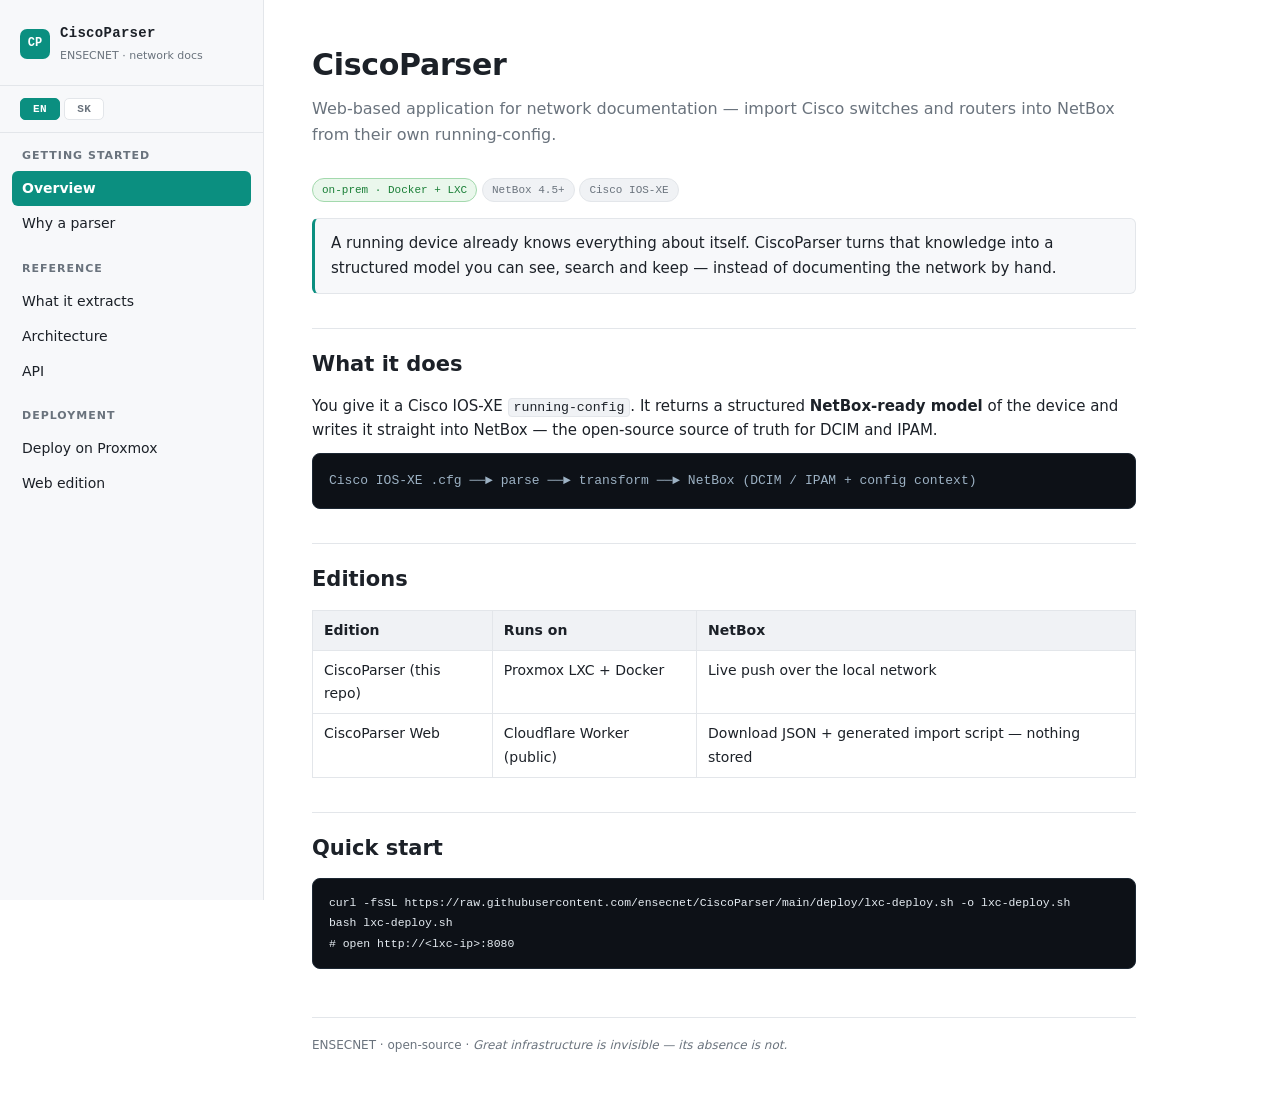
<file: docs/index.html>
<!DOCTYPE html><html lang="en"><head>
<meta charset="utf-8"><meta name="viewport" content="width=device-width, initial-scale=1">
<title>Overview · ENSECNET CiscoParser</title>
<link rel="stylesheet" href="assets/style.css">
<script src="assets/i18n.js"></script>
</head>
<body data-root="" data-page="index.html">
<div class="layout">
<aside class="sidebar">
<div class="brand"><span class="dot">CP</span><div><b>CiscoParser</b><span>ENSECNET · network docs</span></div></div>
<div class="lang-switch"></div>
<nav class="nav"></nav></aside>
<main class="content">
<div data-lang="en">
<h1>CiscoParser</h1>
<p class="sub">Web-based application for network documentation — import Cisco switches and routers into NetBox from their own running-config.</p>
<span class="badge ok">on-prem · Docker + LXC</span> <span class="badge">NetBox 4.5+</span> <span class="badge">Cisco IOS-XE</span>
<div class="callout">A running device already knows everything about itself. CiscoParser turns that knowledge into a structured model you can see, search and keep — instead of documenting the network by hand.</div>
<h2>What it does</h2>
<p>You give it a Cisco IOS-XE <code>running-config</code>. It returns a structured <strong>NetBox-ready model</strong> of the device and writes it straight into NetBox — the open-source source of truth for DCIM and IPAM.</p>
<div class="flow">Cisco IOS-XE .cfg ──► parse ──► transform ──► NetBox (DCIM / IPAM + config context)</div>
<h2>Editions</h2>
<table><tr><th>Edition</th><th>Runs on</th><th>NetBox</th></tr>
<tr><td>CiscoParser (this repo)</td><td>Proxmox LXC + Docker</td><td>Live push over the local network</td></tr>
<tr><td>CiscoParser Web</td><td>Cloudflare Worker (public)</td><td>Download JSON + generated import script — nothing stored</td></tr></table>
<h2>Quick start</h2>
<pre><code>curl -fsSL https://raw.githubusercontent.com/ensecnet/CiscoParser/main/deploy/lxc-deploy.sh -o lxc-deploy.sh
bash lxc-deploy.sh
# open http://&lt;lxc-ip&gt;:8080</code></pre>
</div>
<div data-lang="sk">
<h1>CiscoParser</h1>
<p class="sub">Webová aplikácia na dokumentáciu siete — import Cisco switchov a routrov do NetBoxu priamo z ich running-configu.</p>
<span class="badge ok">on-prem · Docker + LXC</span> <span class="badge">NetBox 4.5+</span> <span class="badge">Cisco IOS-XE</span>
<div class="callout">Bežiace zariadenie už o sebe vie všetko. CiscoParser premení túto znalosť na štruktúrovaný model, ktorý vidíš, prehľadávaš a uchováš — namiesto ručného dokumentovania siete.</div>
<h2>Čo robí</h2>
<p>Dáš mu Cisco IOS-XE <code>running-config</code>. Vráti štruktúrovaný <strong>model pripravený pre NetBox</strong> a zapíše ho priamo do NetBoxu — open-source zdroja pravdy pre DCIM a IPAM.</p>
<div class="flow">Cisco IOS-XE .cfg ──► parse ──► transform ──► NetBox (DCIM / IPAM + config context)</div>
<h2>Edície</h2>
<table><tr><th>Edícia</th><th>Beží na</th><th>NetBox</th></tr>
<tr><td>CiscoParser (toto repo)</td><td>Proxmox LXC + Docker</td><td>Živý push cez lokálnu sieť</td></tr>
<tr><td>CiscoParser Web</td><td>Cloudflare Worker (verejný)</td><td>Stiahnutie JSON + vygenerovaný import skript — nič sa neukladá</td></tr></table>
<h2>Rýchly štart</h2>
<pre><code>curl -fsSL https://raw.githubusercontent.com/ensecnet/CiscoParser/main/deploy/lxc-deploy.sh -o lxc-deploy.sh
bash lxc-deploy.sh
# otvor http://&lt;lxc-ip&gt;:8080</code></pre>
</div>
<footer data-i18n="footer">ENSECNET · open-source · <em>Great infrastructure is invisible — its absence is not.</em></footer>
</main></div>
<script src="assets/nav.js"></script>
</body></html>
</file>
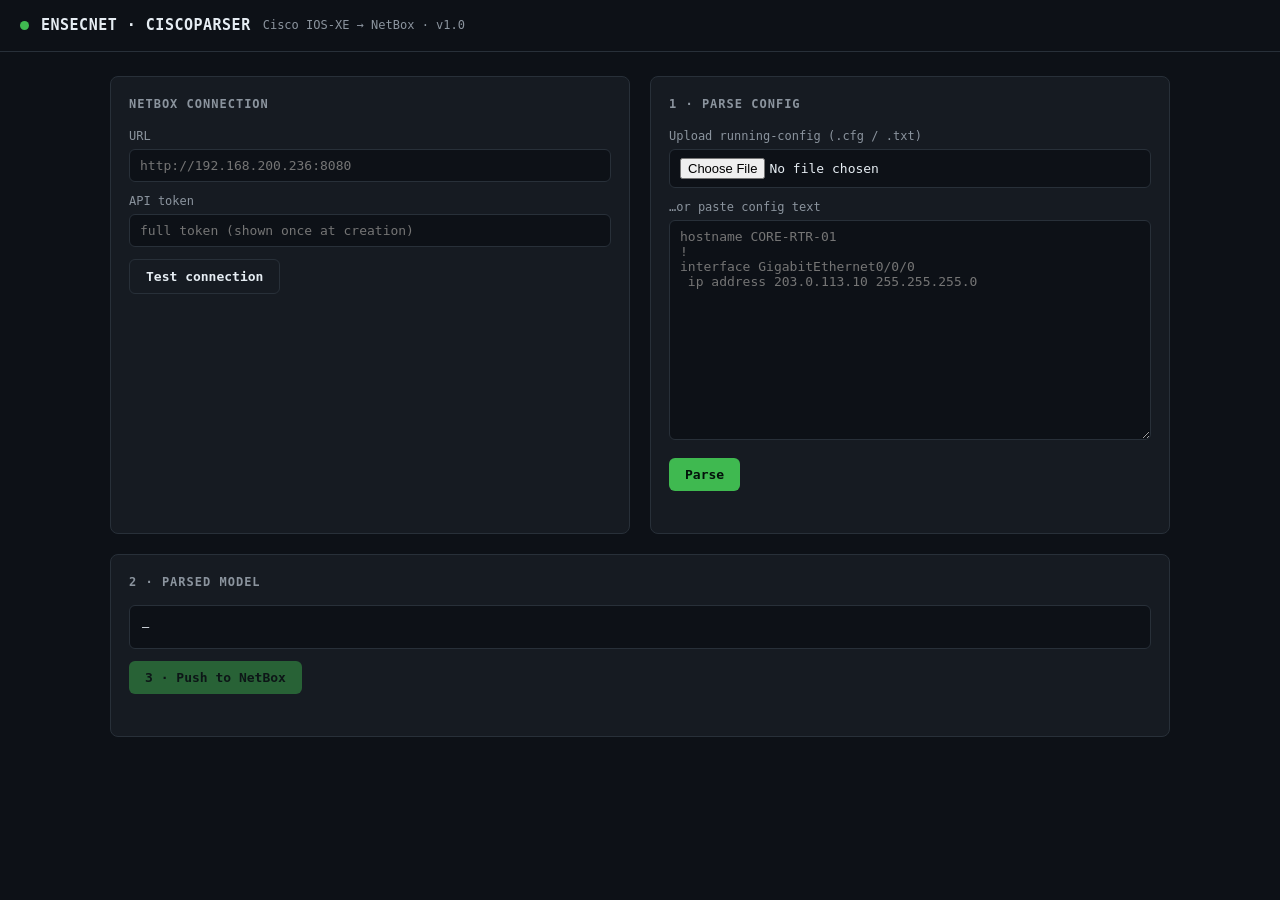
<file: frontend/src/index.html>
<!DOCTYPE html>
<html lang="en">
<head>
<meta charset="utf-8">
<meta name="viewport" content="width=device-width, initial-scale=1">
<title>ENSECNET CiscoParser</title>
<style>
  :root{
    --bg:#0d1117; --panel:#161b22; --line:#283039;
    --ink:#e6edf3; --muted:#8b949e; --accent:#3fb950; --warn:#d29922;
    --err:#f85149; --mono:"JetBrains Mono",ui-monospace,SFMono-Regular,Menlo,monospace;
  }
  *{box-sizing:border-box}
  body{margin:0;background:var(--bg);color:var(--ink);font-family:var(--mono);
    font-size:14px;line-height:1.5}
  header{border-bottom:1px solid var(--line);padding:14px 20px;display:flex;
    align-items:center;gap:12px}
  header .dot{width:9px;height:9px;border-radius:50%;background:var(--accent)}
  header h1{font-size:15px;margin:0;letter-spacing:.5px;font-weight:600}
  header .ver{color:var(--muted);font-size:12px}
  main{max-width:1100px;margin:0 auto;padding:24px 20px;display:grid;
    grid-template-columns:1fr 1fr;gap:20px}
  .full{grid-column:1/-1}
  .card{background:var(--panel);border:1px solid var(--line);border-radius:8px;
    padding:18px}
  .card h2{font-size:12px;text-transform:uppercase;letter-spacing:1px;
    color:var(--muted);margin:0 0 14px;font-weight:600}
  label{display:block;font-size:12px;color:var(--muted);margin:10px 0 4px}
  input,textarea{width:100%;background:var(--bg);border:1px solid var(--line);
    color:var(--ink);border-radius:6px;padding:8px 10px;font-family:var(--mono);
    font-size:13px}
  textarea{min-height:220px;resize:vertical}
  button{background:var(--accent);color:#03110a;border:0;border-radius:6px;
    padding:9px 16px;font-family:var(--mono);font-weight:600;font-size:13px;
    cursor:pointer;margin-top:12px}
  button.ghost{background:transparent;color:var(--ink);border:1px solid var(--line)}
  button:disabled{opacity:.45;cursor:not-allowed}
  .row{display:flex;gap:10px;flex-wrap:wrap}
  .row>*{flex:1;min-width:120px}
  pre{background:var(--bg);border:1px solid var(--line);border-radius:6px;
    padding:12px;overflow:auto;font-size:12px;max-height:380px;margin:0}
  .status{font-size:12px;margin-top:8px;min-height:16px}
  .ok{color:var(--accent)} .bad{color:var(--err)} .pending{color:var(--warn)}
  .kpi{display:flex;gap:18px;margin-top:10px;flex-wrap:wrap}
  .kpi div{background:var(--bg);border:1px solid var(--line);border-radius:6px;
    padding:8px 12px;min-width:80px}
  .kpi b{display:block;font-size:18px;color:var(--accent)}
  .kpi span{font-size:11px;color:var(--muted)}
  a{color:var(--accent)}
  @media(max-width:780px){main{grid-template-columns:1fr}}
</style>
</head>
<body>
<header>
  <span class="dot"></span>
  <h1>ENSECNET&nbsp;·&nbsp;CISCOPARSER</h1>
  <span class="ver">Cisco IOS-XE → NetBox · v1.0</span>
</header>

<main>
  <!-- NetBox connection -->
  <section class="card">
    <h2>NetBox connection</h2>
    <label>URL</label>
    <input id="nbUrl" placeholder="http://192.168.200.236:8080">
    <label>API token</label>
    <input id="nbToken" type="password" placeholder="full token (shown once at creation)">
    <button class="ghost" onclick="testConn()">Test connection</button>
    <div class="status" id="connStatus"></div>
  </section>

  <!-- Parse -->
  <section class="card">
    <h2>1 · Parse config</h2>
    <label>Upload running-config (.cfg / .txt)</label>
    <input type="file" id="cfgFile" accept=".cfg,.txt,.conf">
    <label>…or paste config text</label>
    <textarea id="cfgText" placeholder="hostname CORE-RTR-01&#10;!&#10;interface GigabitEthernet0/0/0&#10; ip address 203.0.113.10 255.255.255.0"></textarea>
    <button onclick="parseConfig()">Parse</button>
    <div class="status" id="parseStatus"></div>
  </section>

  <!-- Parsed model -->
  <section class="card full">
    <h2>2 · Parsed model</h2>
    <div class="kpi" id="kpi" style="display:none">
      <div><b id="kIf">0</b><span>interfaces</span></div>
      <div><b id="kVlan">0</b><span>vlans</span></div>
      <div><b id="kVrf">0</b><span>vrfs</span></div>
      <div><b id="kCtx">0</b><span>context blocks</span></div>
    </div>
    <pre id="modelOut">—</pre>
    <button id="pushBtn" onclick="pushNetbox()" disabled>3 · Push to NetBox</button>
    <div class="status" id="pushStatus"></div>
  </section>
</main>

<script>
const API = "/api";
let model = null;

function setStatus(id, msg, cls){
  const el = document.getElementById(id);
  el.textContent = msg; el.className = "status " + (cls||"");
}

async function testConn(){
  const url = nbUrl.value.trim(), token = nbToken.value.trim();
  setStatus("connStatus","testing…","pending");
  try{
    const r = await fetch(`${API}/test-connection`,{method:"POST",
      headers:{"Content-Type":"application/json"},
      body:JSON.stringify({url,token})});
    const d = await r.json();
    if(r.ok) setStatus("connStatus",`connected · NetBox ${d.netbox_version}`,"ok");
    else setStatus("connStatus",d.detail||"failed","bad");
  }catch(e){ setStatus("connStatus",String(e),"bad"); }
}

async function parseConfig(){
  setStatus("parseStatus","parsing…","pending");
  try{
    let r;
    const f = cfgFile.files[0];
    if(f){
      const fd = new FormData(); fd.append("file", f);
      r = await fetch(`${API}/parse`,{method:"POST",body:fd});
    } else {
      const text = cfgText.value;
      if(!text.trim()){ setStatus("parseStatus","provide a file or text","bad"); return; }
      r = await fetch(`${API}/parse-text`,{method:"POST",
        headers:{"Content-Type":"application/json"},
        body:JSON.stringify({config:text})});
    }
    model = await r.json();
    if(!r.ok){ setStatus("parseStatus",model.detail||"parse failed","bad"); return; }
    renderModel();
    setStatus("parseStatus",`parsed: ${model.name}`,"ok");
    pushBtn.disabled = false;
  }catch(e){ setStatus("parseStatus",String(e),"bad"); }
}

function renderModel(){
  modelOut.textContent = JSON.stringify(model,null,2);
  kpi.style.display="flex";
  kIf.textContent = (model.interfaces||[]).length;
  kVlan.textContent = (model.vlans||[]).length;
  kVrf.textContent = (model.vrfs||[]).length;
  kCtx.textContent = Object.keys(model.config_context||{}).length;
}

async function pushNetbox(){
  if(!model){ return; }
  const url = nbUrl.value.trim(), token = nbToken.value.trim();
  if(!url||!token){ setStatus("pushStatus","set NetBox URL + token first","bad"); return; }
  setStatus("pushStatus","pushing…","pending");
  try{
    const r = await fetch(`${API}/push`,{method:"POST",
      headers:{"Content-Type":"application/json"},
      body:JSON.stringify({model,url,token})});
    const d = await r.json();
    if(r.ok){
      pushStatus.innerHTML = `pushed · device <b>${d.device}</b> · ` +
        `${d.interfaces} if / ${d.vlans} vlan / ${d.vrfs} vrf · ` +
        `<a href="${d.url}" target="_blank">open in NetBox</a>`;
      pushStatus.className = "status ok";
    } else setStatus("pushStatus",d.detail||"push failed","bad");
  }catch(e){ setStatus("pushStatus",String(e),"bad"); }
}
</script>
</body>
</html>
</file>
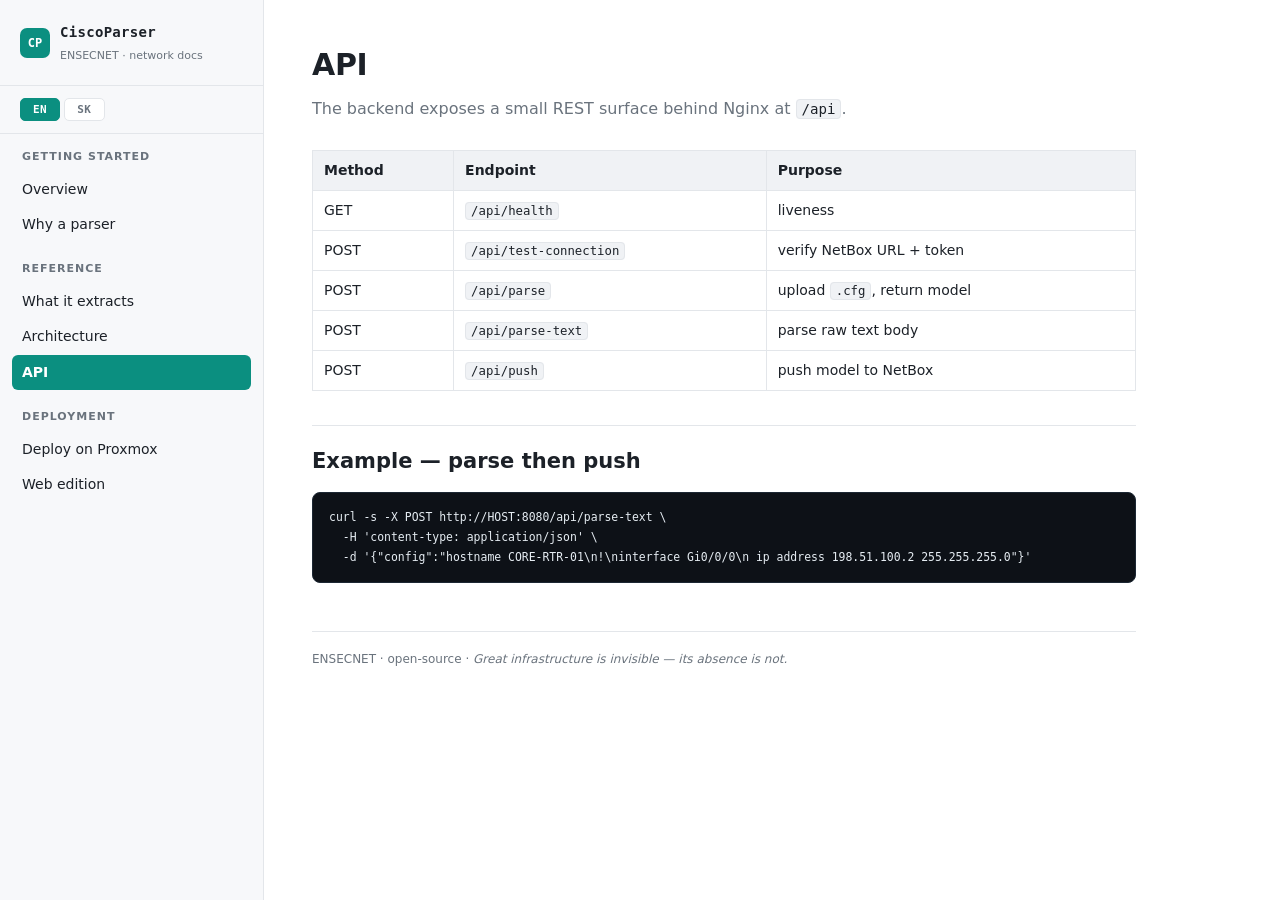
<file: docs/pages/api.html>
<!DOCTYPE html><html lang="en"><head>
<meta charset="utf-8"><meta name="viewport" content="width=device-width, initial-scale=1">
<title>API · ENSECNET CiscoParser</title>
<link rel="stylesheet" href="../assets/style.css">
<script src="../assets/i18n.js"></script>
</head>
<body data-root="../" data-page="pages/api.html">
<div class="layout">
<aside class="sidebar">
<div class="brand"><span class="dot">CP</span><div><b>CiscoParser</b><span>ENSECNET · network docs</span></div></div>
<div class="lang-switch"></div>
<nav class="nav"></nav></aside>
<main class="content">
<div data-lang="en">
<h1>API</h1>
<p class="sub">The backend exposes a small REST surface behind Nginx at <code>/api</code>.</p>
<table><tr><th>Method</th><th>Endpoint</th><th>Purpose</th></tr>
<tr><td>GET</td><td><code>/api/health</code></td><td>liveness</td></tr>
<tr><td>POST</td><td><code>/api/test-connection</code></td><td>verify NetBox URL + token</td></tr>
<tr><td>POST</td><td><code>/api/parse</code></td><td>upload <code>.cfg</code>, return model</td></tr>
<tr><td>POST</td><td><code>/api/parse-text</code></td><td>parse raw text body</td></tr>
<tr><td>POST</td><td><code>/api/push</code></td><td>push model to NetBox</td></tr></table>
<h2>Example — parse then push</h2>
<pre><code>curl -s -X POST http://HOST:8080/api/parse-text \
  -H 'content-type: application/json' \
  -d '{"config":"hostname CORE-RTR-01\n!\ninterface Gi0/0/0\n ip address 198.51.100.2 255.255.255.0"}'</code></pre>
</div>
<div data-lang="sk">
<h1>API</h1>
<p class="sub">Backend vystavuje malé REST rozhranie za Nginxom na <code>/api</code>.</p>
<table><tr><th>Metóda</th><th>Endpoint</th><th>Účel</th></tr>
<tr><td>GET</td><td><code>/api/health</code></td><td>liveness</td></tr>
<tr><td>POST</td><td><code>/api/test-connection</code></td><td>overenie NetBox URL + token</td></tr>
<tr><td>POST</td><td><code>/api/parse</code></td><td>upload <code>.cfg</code>, vráti model</td></tr>
<tr><td>POST</td><td><code>/api/parse-text</code></td><td>parsovanie surového textu</td></tr>
<tr><td>POST</td><td><code>/api/push</code></td><td>push modelu do NetBoxu</td></tr></table>
<h2>Príklad — parse a push</h2>
<pre><code>curl -s -X POST http://HOST:8080/api/parse-text \
  -H 'content-type: application/json' \
  -d '{"config":"hostname CORE-RTR-01\n!\ninterface Gi0/0/0\n ip address 198.51.100.2 255.255.255.0"}'</code></pre>
</div>
<footer data-i18n="footer">ENSECNET · open-source · <em>Great infrastructure is invisible — its absence is not.</em></footer>
</main></div>
<script src="../assets/nav.js"></script>
</body></html>
</file>
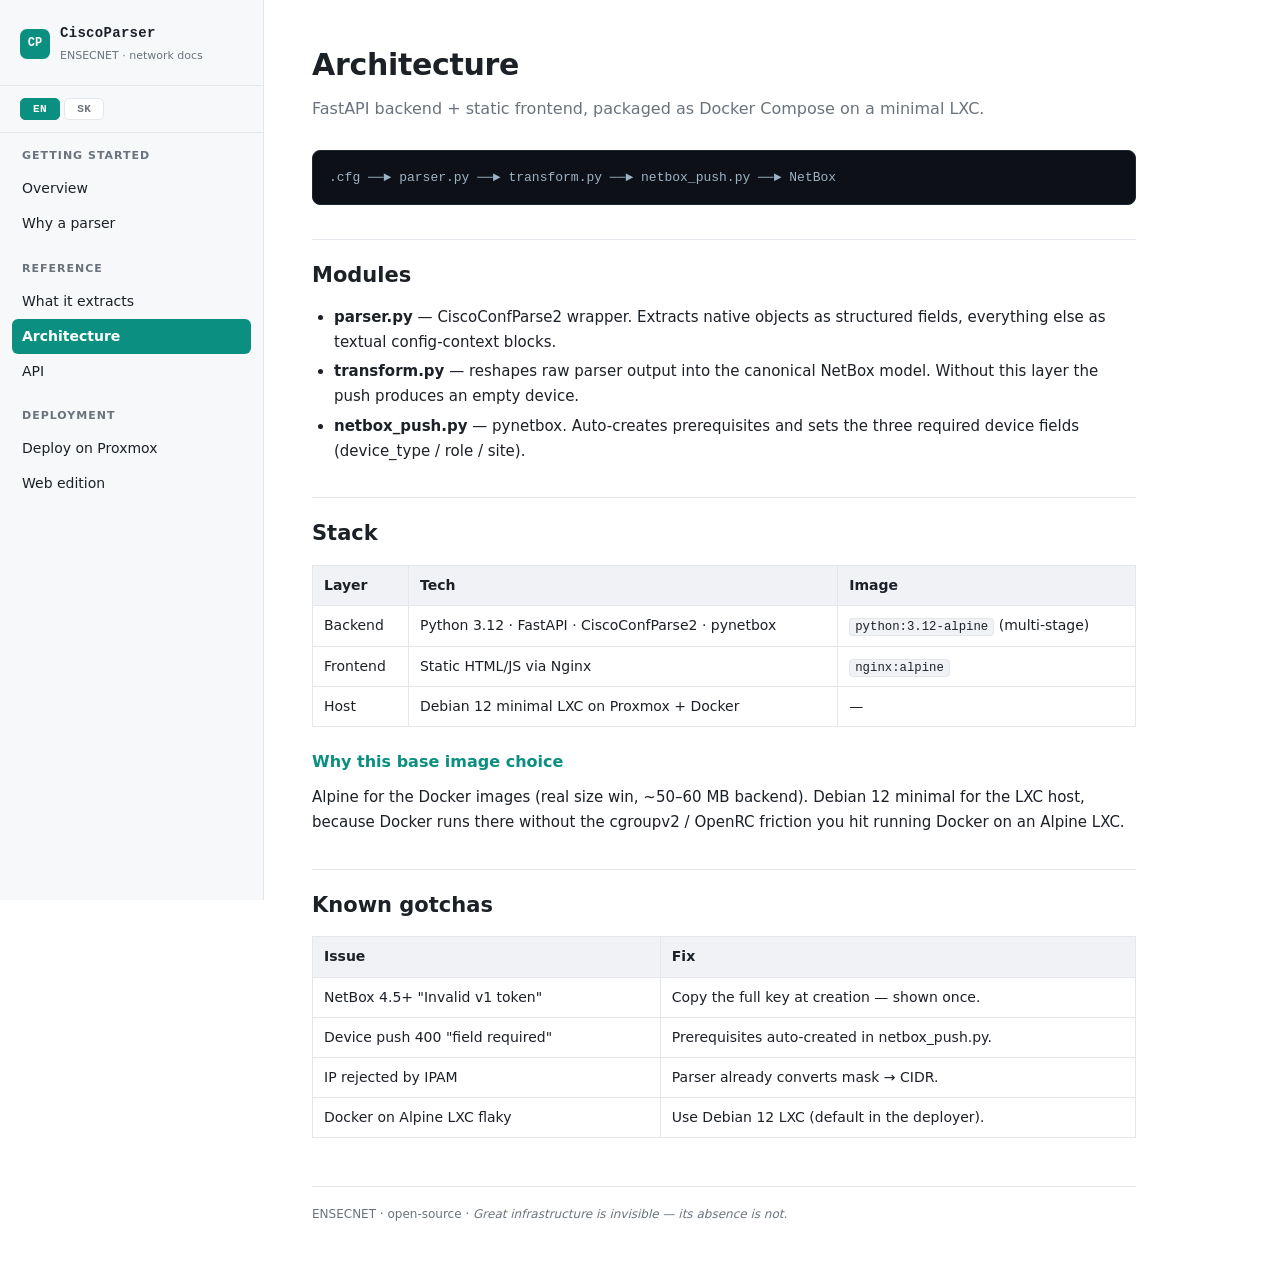
<file: docs/pages/architecture.html>
<!DOCTYPE html><html lang="en"><head>
<meta charset="utf-8"><meta name="viewport" content="width=device-width, initial-scale=1">
<title>Architecture · ENSECNET CiscoParser</title>
<link rel="stylesheet" href="../assets/style.css">
<script src="../assets/i18n.js"></script>
</head>
<body data-root="../" data-page="pages/architecture.html">
<div class="layout">
<aside class="sidebar">
<div class="brand"><span class="dot">CP</span><div><b>CiscoParser</b><span>ENSECNET · network docs</span></div></div>
<div class="lang-switch"></div>
<nav class="nav"></nav></aside>
<main class="content">
<div data-lang="en">
<h1>Architecture</h1>
<p class="sub">FastAPI backend + static frontend, packaged as Docker Compose on a minimal LXC.</p>
<div class="flow">.cfg ──► parser.py ──► transform.py ──► netbox_push.py ──► NetBox</div>
<h2>Modules</h2>
<ul>
<li><strong>parser.py</strong> — CiscoConfParse2 wrapper. Extracts native objects as structured fields, everything else as textual config-context blocks.</li>
<li><strong>transform.py</strong> — reshapes raw parser output into the canonical NetBox model. Without this layer the push produces an empty device.</li>
<li><strong>netbox_push.py</strong> — pynetbox. Auto-creates prerequisites and sets the three required device fields (device_type / role / site).</li>
</ul>
<h2>Stack</h2>
<table><tr><th>Layer</th><th>Tech</th><th>Image</th></tr>
<tr><td>Backend</td><td>Python 3.12 · FastAPI · CiscoConfParse2 · pynetbox</td><td><code>python:3.12-alpine</code> (multi-stage)</td></tr>
<tr><td>Frontend</td><td>Static HTML/JS via Nginx</td><td><code>nginx:alpine</code></td></tr>
<tr><td>Host</td><td>Debian 12 minimal LXC on Proxmox + Docker</td><td>—</td></tr></table>
<h3>Why this base image choice</h3>
<p>Alpine for the Docker images (real size win, ~50–60 MB backend). Debian 12 minimal for the LXC host, because Docker runs there without the cgroupv2 / OpenRC friction you hit running Docker on an Alpine LXC.</p>
<h2>Known gotchas</h2>
<table><tr><th>Issue</th><th>Fix</th></tr>
<tr><td>NetBox 4.5+ "Invalid v1 token"</td><td>Copy the full key at creation — shown once.</td></tr>
<tr><td>Device push 400 "field required"</td><td>Prerequisites auto-created in netbox_push.py.</td></tr>
<tr><td>IP rejected by IPAM</td><td>Parser already converts mask → CIDR.</td></tr>
<tr><td>Docker on Alpine LXC flaky</td><td>Use Debian 12 LXC (default in the deployer).</td></tr></table>
</div>
<div data-lang="sk">
<h1>Architektúra</h1>
<p class="sub">FastAPI backend + statický frontend, zabalené ako Docker Compose na minimálnom LXC.</p>
<div class="flow">.cfg ──► parser.py ──► transform.py ──► netbox_push.py ──► NetBox</div>
<h2>Moduly</h2>
<ul>
<li><strong>parser.py</strong> — wrapper nad CiscoConfParse2. Extrahuje natívne objekty ako štruktúrované polia, všetko ostatné ako textové config-context bloky.</li>
<li><strong>transform.py</strong> — pretvorí surový výstup parsera na kanonický NetBox model. Bez tejto vrstvy push vytvorí prázdne zariadenie.</li>
<li><strong>netbox_push.py</strong> — pynetbox. Automaticky vytvorí prerekvizity a nastaví tri povinné polia zariadenia (device_type / role / site).</li>
</ul>
<h2>Stack</h2>
<table><tr><th>Vrstva</th><th>Technológia</th><th>Image</th></tr>
<tr><td>Backend</td><td>Python 3.12 · FastAPI · CiscoConfParse2 · pynetbox</td><td><code>python:3.12-alpine</code> (multi-stage)</td></tr>
<tr><td>Frontend</td><td>Statické HTML/JS cez Nginx</td><td><code>nginx:alpine</code></td></tr>
<tr><td>Host</td><td>Debian 12 minimal LXC na Proxmoxe + Docker</td><td>—</td></tr></table>
<h3>Prečo tieto base image</h3>
<p>Alpine pre Docker images (reálna úspora veľkosti, ~50–60 MB backend). Debian 12 minimal pre LXC host, lebo Docker tam beží bez trenia s cgroupv2 / OpenRC, na ktoré naďabíš pri Dockeri na Alpine LXC.</p>
<h2>Známe úskalia</h2>
<table><tr><th>Problém</th><th>Riešenie</th></tr>
<tr><td>NetBox 4.5+ "Invalid v1 token"</td><td>Skopíruj plný kľúč pri vytvorení — zobrazí sa raz.</td></tr>
<tr><td>Push zariadenia 400 "field required"</td><td>Prerekvizity sa vytvoria automaticky v netbox_push.py.</td></tr>
<tr><td>IP odmietnutá IPAM-om</td><td>Parser už konvertuje masku → CIDR.</td></tr>
<tr><td>Docker na Alpine LXC zlobí</td><td>Použi Debian 12 LXC (default v deployeri).</td></tr></table>
</div>
<footer data-i18n="footer">ENSECNET · open-source · <em>Great infrastructure is invisible — its absence is not.</em></footer>
</main></div>
<script src="../assets/nav.js"></script>
</body></html>
</file>
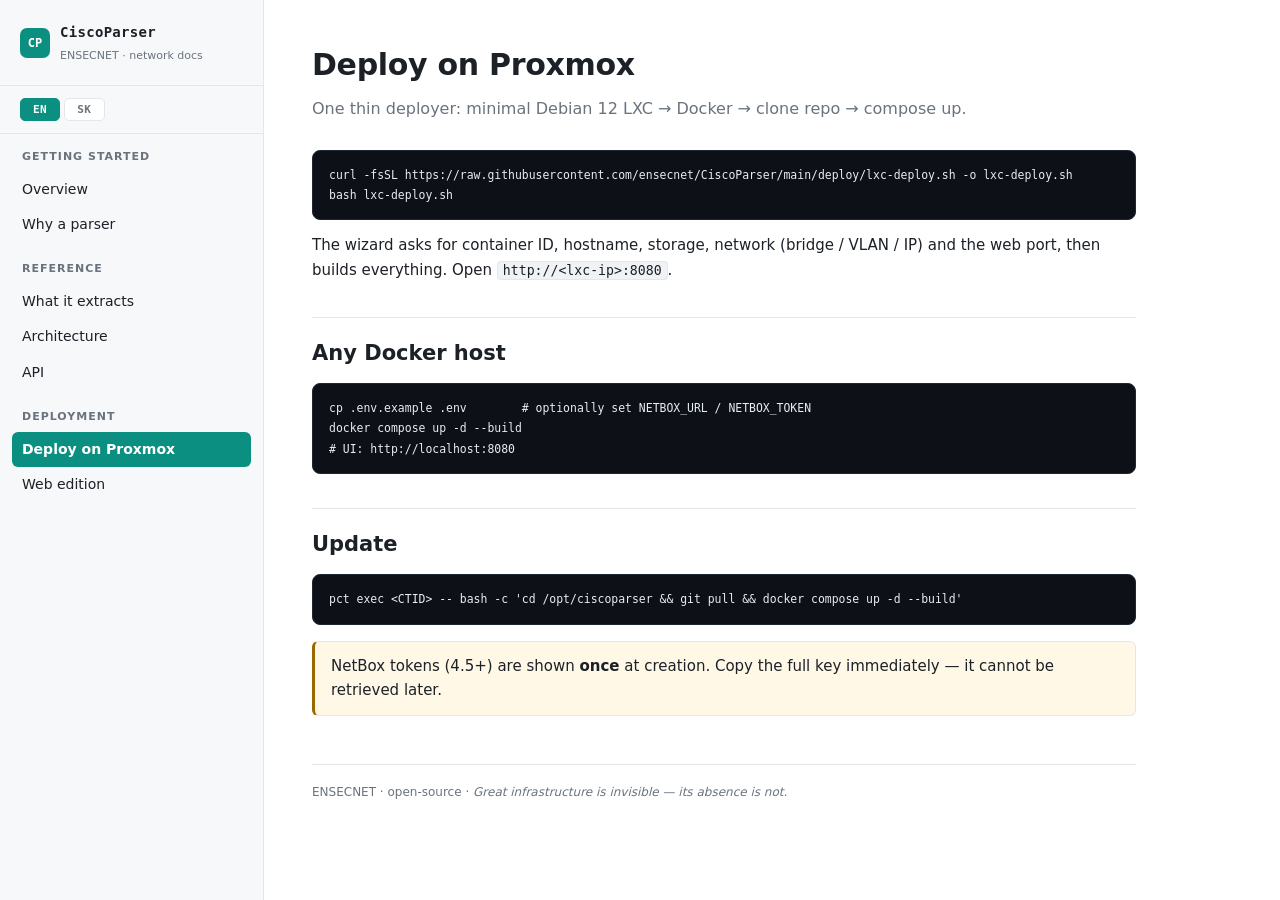
<file: docs/pages/deploy.html>
<!DOCTYPE html><html lang="en"><head>
<meta charset="utf-8"><meta name="viewport" content="width=device-width, initial-scale=1">
<title>Deploy on Proxmox · ENSECNET CiscoParser</title>
<link rel="stylesheet" href="../assets/style.css">
<script src="../assets/i18n.js"></script>
</head>
<body data-root="../" data-page="pages/deploy.html">
<div class="layout">
<aside class="sidebar">
<div class="brand"><span class="dot">CP</span><div><b>CiscoParser</b><span>ENSECNET · network docs</span></div></div>
<div class="lang-switch"></div>
<nav class="nav"></nav></aside>
<main class="content">
<div data-lang="en">
<h1>Deploy on Proxmox</h1>
<p class="sub">One thin deployer: minimal Debian 12 LXC → Docker → clone repo → compose up.</p>
<pre><code>curl -fsSL https://raw.githubusercontent.com/ensecnet/CiscoParser/main/deploy/lxc-deploy.sh -o lxc-deploy.sh
bash lxc-deploy.sh</code></pre>
<p>The wizard asks for container ID, hostname, storage, network (bridge / VLAN / IP) and the web port, then builds everything. Open <code>http://&lt;lxc-ip&gt;:8080</code>.</p>
<h2>Any Docker host</h2>
<pre><code>cp .env.example .env        # optionally set NETBOX_URL / NETBOX_TOKEN
docker compose up -d --build
# UI: http://localhost:8080</code></pre>
<h2>Update</h2>
<pre><code>pct exec &lt;CTID&gt; -- bash -c 'cd /opt/ciscoparser &amp;&amp; git pull &amp;&amp; docker compose up -d --build'</code></pre>
<div class="callout warn">NetBox tokens (4.5+) are shown <strong>once</strong> at creation. Copy the full key immediately — it cannot be retrieved later.</div>
</div>
<div data-lang="sk">
<h1>Nasadenie na Proxmox</h1>
<p class="sub">Jeden tenký deployer: minimal Debian 12 LXC → Docker → clone repo → compose up.</p>
<pre><code>curl -fsSL https://raw.githubusercontent.com/ensecnet/CiscoParser/main/deploy/lxc-deploy.sh -o lxc-deploy.sh
bash lxc-deploy.sh</code></pre>
<p>Sprievodca sa spýta na container ID, hostname, úložisko, sieť (bridge / VLAN / IP) a web port, potom všetko postaví. Otvor <code>http://&lt;lxc-ip&gt;:8080</code>.</p>
<h2>Ľubovoľný Docker host</h2>
<pre><code>cp .env.example .env        # voliteľne nastav NETBOX_URL / NETBOX_TOKEN
docker compose up -d --build
# UI: http://localhost:8080</code></pre>
<h2>Aktualizácia</h2>
<pre><code>pct exec &lt;CTID&gt; -- bash -c 'cd /opt/ciscoparser &amp;&amp; git pull &amp;&amp; docker compose up -d --build'</code></pre>
<div class="callout warn">NetBox tokeny (4.5+) sa pri vytvorení zobrazia <strong>raz</strong>. Skopíruj plný kľúč hneď — neskôr sa nedá získať.</div>
</div>
<footer data-i18n="footer">ENSECNET · open-source · <em>Great infrastructure is invisible — its absence is not.</em></footer>
</main></div>
<script src="../assets/nav.js"></script>
</body></html>
</file>
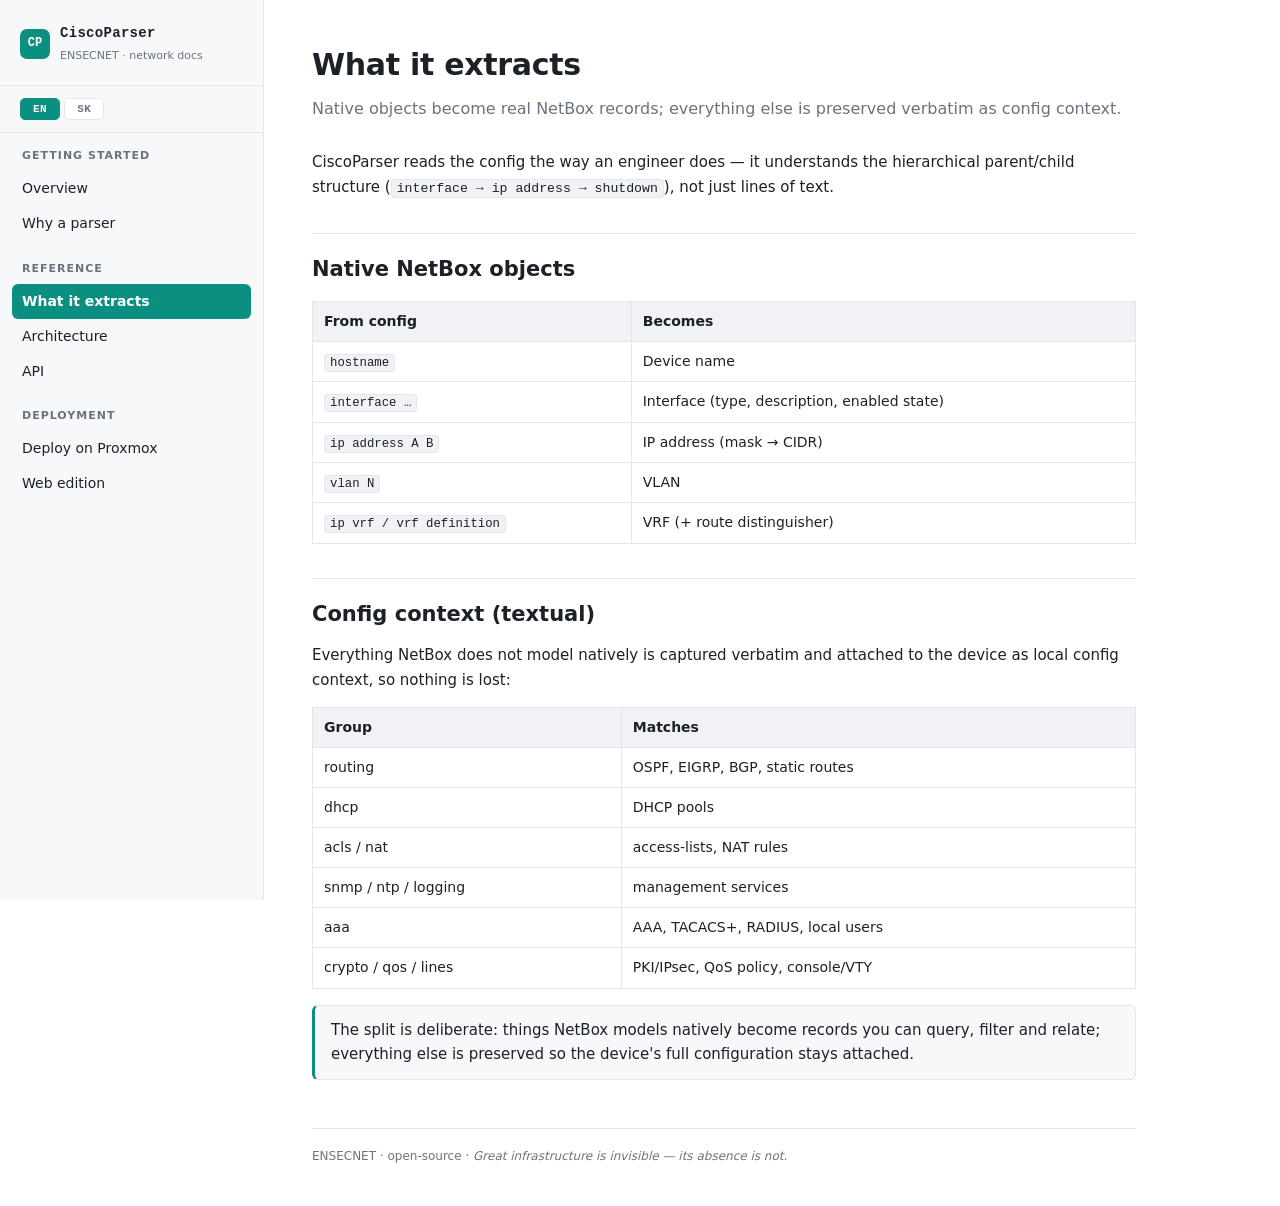
<file: docs/pages/extraction.html>
<!DOCTYPE html><html lang="en"><head>
<meta charset="utf-8"><meta name="viewport" content="width=device-width, initial-scale=1">
<title>What it extracts · ENSECNET CiscoParser</title>
<link rel="stylesheet" href="../assets/style.css">
<script src="../assets/i18n.js"></script>
</head>
<body data-root="../" data-page="pages/extraction.html">
<div class="layout">
<aside class="sidebar">
<div class="brand"><span class="dot">CP</span><div><b>CiscoParser</b><span>ENSECNET · network docs</span></div></div>
<div class="lang-switch"></div>
<nav class="nav"></nav></aside>
<main class="content">
<div data-lang="en">
<h1>What it extracts</h1>
<p class="sub">Native objects become real NetBox records; everything else is preserved verbatim as config context.</p>
<p>CiscoParser reads the config the way an engineer does — it understands the hierarchical parent/child structure (<code>interface → ip address → shutdown</code>), not just lines of text.</p>
<h2>Native NetBox objects</h2>
<table><tr><th>From config</th><th>Becomes</th></tr>
<tr><td><code>hostname</code></td><td>Device name</td></tr>
<tr><td><code>interface …</code></td><td>Interface (type, description, enabled state)</td></tr>
<tr><td><code>ip address A B</code></td><td>IP address (mask → CIDR)</td></tr>
<tr><td><code>vlan N</code></td><td>VLAN</td></tr>
<tr><td><code>ip vrf / vrf definition</code></td><td>VRF (+ route distinguisher)</td></tr></table>
<h2>Config context (textual)</h2>
<p>Everything NetBox does not model natively is captured verbatim and attached to the device as local config context, so nothing is lost:</p>
<table><tr><th>Group</th><th>Matches</th></tr>
<tr><td>routing</td><td>OSPF, EIGRP, BGP, static routes</td></tr>
<tr><td>dhcp</td><td>DHCP pools</td></tr>
<tr><td>acls / nat</td><td>access-lists, NAT rules</td></tr>
<tr><td>snmp / ntp / logging</td><td>management services</td></tr>
<tr><td>aaa</td><td>AAA, TACACS+, RADIUS, local users</td></tr>
<tr><td>crypto / qos / lines</td><td>PKI/IPsec, QoS policy, console/VTY</td></tr></table>
<div class="callout">The split is deliberate: things NetBox models natively become records you can query, filter and relate; everything else is preserved so the device's full configuration stays attached.</div>
</div>
<div data-lang="sk">
<h1>Čo extrahuje</h1>
<p class="sub">Natívne objekty sa stanú reálnymi NetBox záznamami; všetko ostatné sa zachová doslovne ako config context.</p>
<p>CiscoParser číta config tak ako inžinier — rozumie hierarchickej štruktúre rodič/dieťa (<code>interface → ip address → shutdown</code>), nielen riadkom textu.</p>
<h2>Natívne NetBox objekty</h2>
<table><tr><th>Z configu</th><th>Stane sa</th></tr>
<tr><td><code>hostname</code></td><td>Názov zariadenia</td></tr>
<tr><td><code>interface …</code></td><td>Rozhranie (typ, popis, stav enabled)</td></tr>
<tr><td><code>ip address A B</code></td><td>IP adresa (maska → CIDR)</td></tr>
<tr><td><code>vlan N</code></td><td>VLAN</td></tr>
<tr><td><code>ip vrf / vrf definition</code></td><td>VRF (+ route distinguisher)</td></tr></table>
<h2>Config context (textový)</h2>
<p>Všetko, čo NetBox nemodeluje natívne, sa zachytí doslovne a pripojí k zariadeniu ako lokálny config context, takže nič sa nestratí:</p>
<table><tr><th>Skupina</th><th>Zachytáva</th></tr>
<tr><td>routing</td><td>OSPF, EIGRP, BGP, statické routy</td></tr>
<tr><td>dhcp</td><td>DHCP pooly</td></tr>
<tr><td>acls / nat</td><td>access-listy, NAT pravidlá</td></tr>
<tr><td>snmp / ntp / logging</td><td>manažment služby</td></tr>
<tr><td>aaa</td><td>AAA, TACACS+, RADIUS, lokálni používatelia</td></tr>
<tr><td>crypto / qos / lines</td><td>PKI/IPsec, QoS politika, console/VTY</td></tr></table>
<div class="callout">Rozdelenie je zámerné: čo NetBox modeluje natívne, stane sa záznamom, ktorý vieš filtrovať a prepájať; všetko ostatné sa zachová, aby zostala pripojená plná konfigurácia zariadenia.</div>
</div>
<footer data-i18n="footer">ENSECNET · open-source · <em>Great infrastructure is invisible — its absence is not.</em></footer>
</main></div>
<script src="../assets/nav.js"></script>
</body></html>
</file>
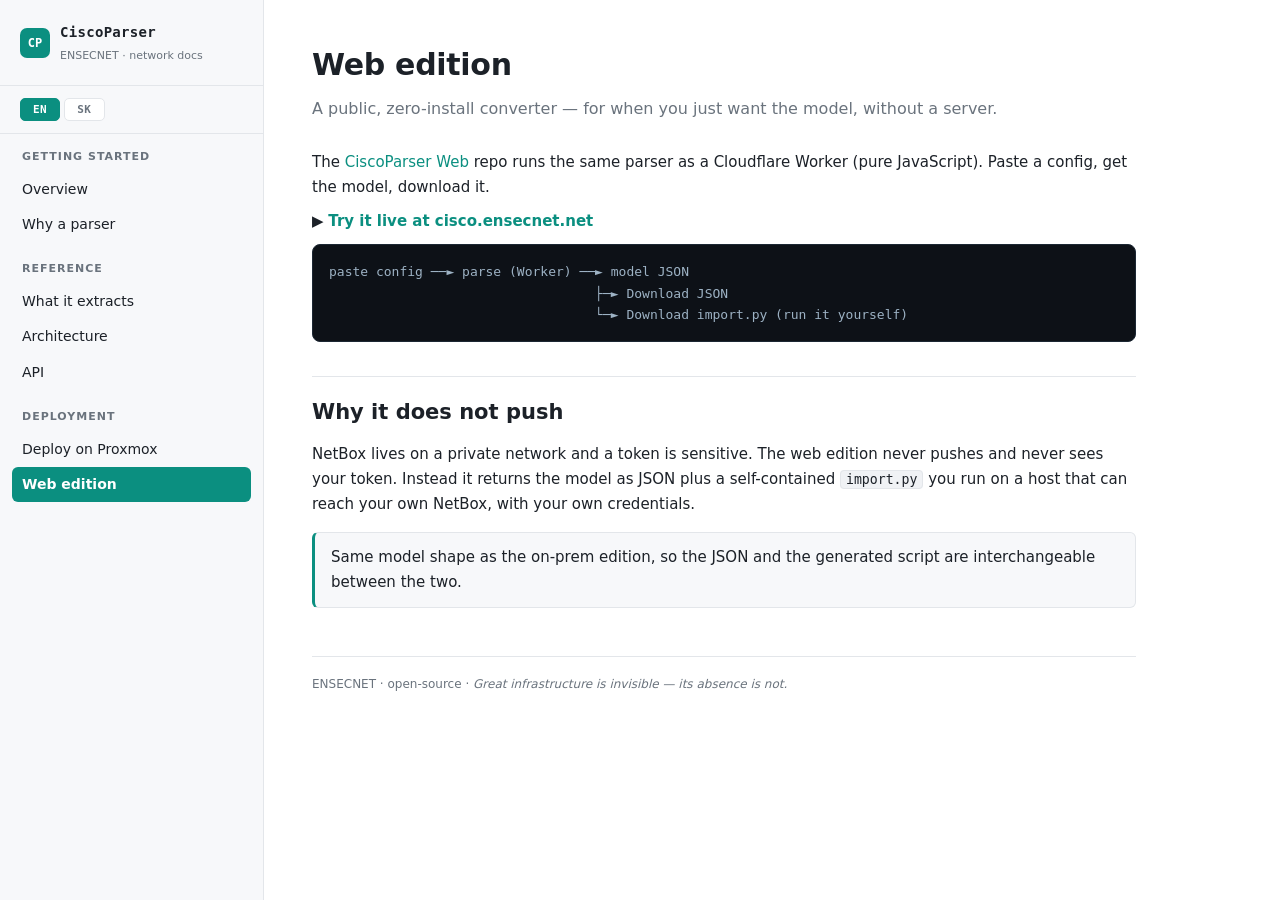
<file: docs/pages/web.html>
<!DOCTYPE html><html lang="en"><head>
<meta charset="utf-8"><meta name="viewport" content="width=device-width, initial-scale=1">
<title>Web edition · ENSECNET CiscoParser</title>
<link rel="stylesheet" href="../assets/style.css">
<script src="../assets/i18n.js"></script>
</head>
<body data-root="../" data-page="pages/web.html">
<div class="layout">
<aside class="sidebar">
<div class="brand"><span class="dot">CP</span><div><b>CiscoParser</b><span>ENSECNET · network docs</span></div></div>
<div class="lang-switch"></div>
<nav class="nav"></nav></aside>
<main class="content">
<div data-lang="en">
<h1>Web edition</h1>
<p class="sub">A public, zero-install converter — for when you just want the model, without a server.</p>
<p>The <a href="https://github.com/ensecnet/CiscoParserWeb">CiscoParser Web</a> repo runs the same parser as a Cloudflare Worker (pure JavaScript). Paste a config, get the model, download it.</p>
<p>▶ <strong><a href="https://cisco.ensecnet.net" target="_blank" rel="noopener">Try it live at cisco.ensecnet.net</a></strong></p>
<div class="flow">paste config ──► parse (Worker) ──► model JSON
                                  ├─► Download JSON
                                  └─► Download import.py (run it yourself)</div>
<h2>Why it does not push</h2>
<p>NetBox lives on a private network and a token is sensitive. The web edition never pushes and never sees your token. Instead it returns the model as JSON plus a self-contained <code>import.py</code> you run on a host that can reach your own NetBox, with your own credentials.</p>
<div class="callout">Same model shape as the on-prem edition, so the JSON and the generated script are interchangeable between the two.</div>
</div>
<div data-lang="sk">
<h1>Webová edícia</h1>
<p class="sub">Verejný konverter bez inštalácie — keď len chceš model, bez servera.</p>
<p>Repo <a href="https://github.com/ensecnet/CiscoParserWeb">CiscoParser Web</a> beží na rovnakom parseri ako Cloudflare Worker (čisté JavaScript). Vložíš config, dostaneš model, stiahneš ho.</p>
<p>▶ <strong><a href="https://cisco.ensecnet.net" target="_blank" rel="noopener">Vyskúšaj naživo na cisco.ensecnet.net</a></strong></p>
<div class="flow">vlož config ──► parse (Worker) ──► model JSON
                                  ├─► Stiahni JSON
                                  └─► Stiahni import.py (spustíš sám)</div>
<h2>Prečo nepushuje</h2>
<p>NetBox žije v privátnej sieti a token je citlivý. Webová edícia nikdy nepushuje a nikdy nevidí tvoj token. Namiesto toho vráti model ako JSON plus samostatný <code>import.py</code>, ktorý spustíš na hoste s dosahom na tvoj vlastný NetBox, s tvojimi vlastnými prihlasovacími údajmi.</p>
<div class="callout">Rovnaký tvar modelu ako on-prem edícia, takže JSON aj vygenerovaný skript sú medzi nimi zameniteľné.</div>
</div>
<footer data-i18n="footer">ENSECNET · open-source · <em>Great infrastructure is invisible — its absence is not.</em></footer>
</main></div>
<script src="../assets/nav.js"></script>
</body></html>
</file>
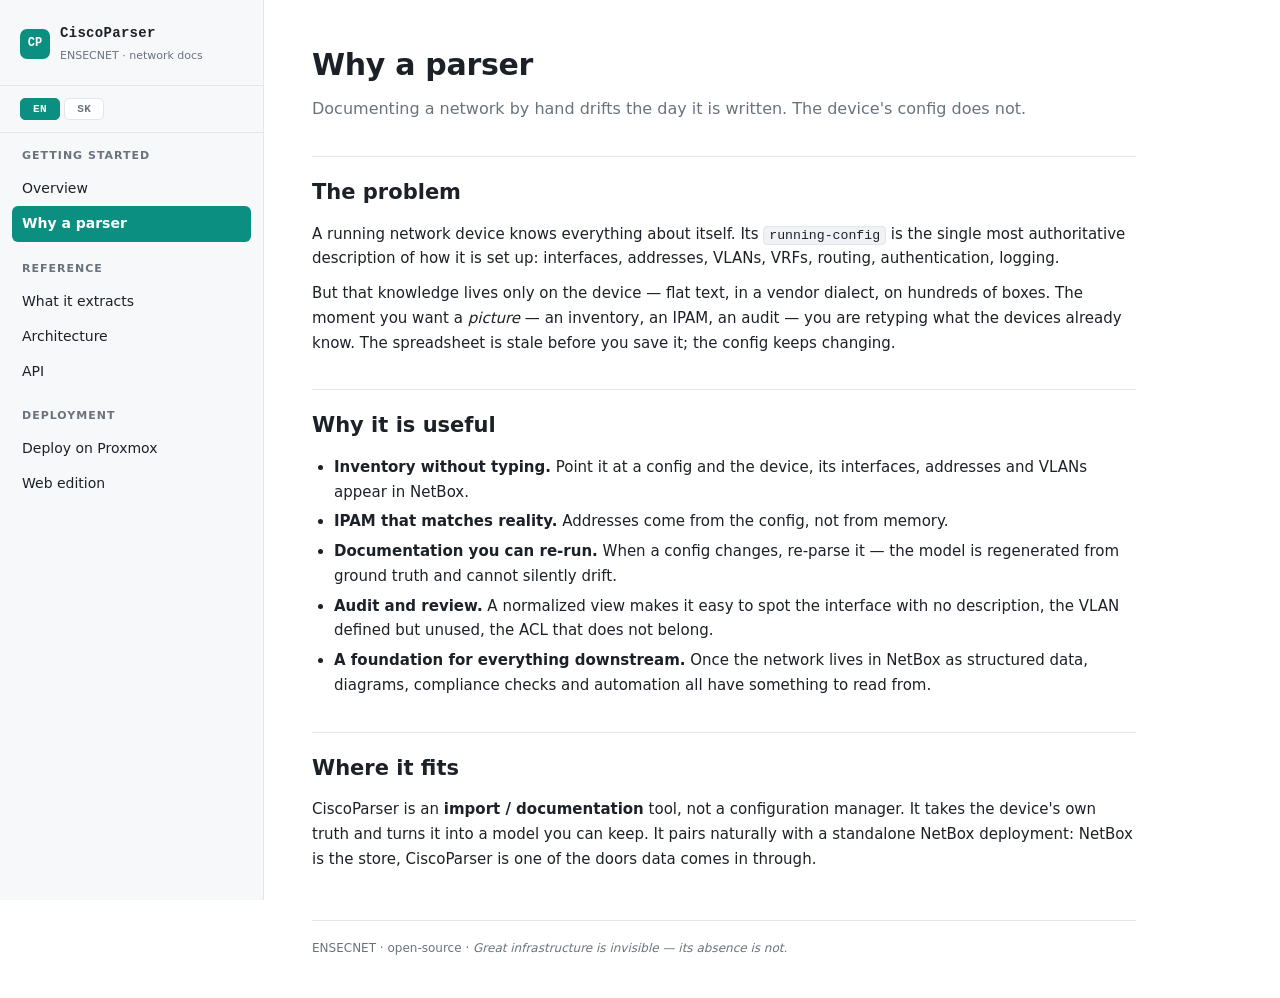
<file: docs/pages/why.html>
<!DOCTYPE html><html lang="en"><head>
<meta charset="utf-8"><meta name="viewport" content="width=device-width, initial-scale=1">
<title>Why a parser · ENSECNET CiscoParser</title>
<link rel="stylesheet" href="../assets/style.css">
<script src="../assets/i18n.js"></script>
</head>
<body data-root="../" data-page="pages/why.html">
<div class="layout">
<aside class="sidebar">
<div class="brand"><span class="dot">CP</span><div><b>CiscoParser</b><span>ENSECNET · network docs</span></div></div>
<div class="lang-switch"></div>
<nav class="nav"></nav></aside>
<main class="content">
<div data-lang="en">
<h1>Why a parser</h1>
<p class="sub">Documenting a network by hand drifts the day it is written. The device's config does not.</p>
<h2>The problem</h2>
<p>A running network device knows everything about itself. Its <code>running-config</code> is the single most authoritative description of how it is set up: interfaces, addresses, VLANs, VRFs, routing, authentication, logging.</p>
<p>But that knowledge lives only on the device — flat text, in a vendor dialect, on hundreds of boxes. The moment you want a <em>picture</em> — an inventory, an IPAM, an audit — you are retyping what the devices already know. The spreadsheet is stale before you save it; the config keeps changing.</p>
<h2>Why it is useful</h2>
<ul>
<li><strong>Inventory without typing.</strong> Point it at a config and the device, its interfaces, addresses and VLANs appear in NetBox.</li>
<li><strong>IPAM that matches reality.</strong> Addresses come from the config, not from memory.</li>
<li><strong>Documentation you can re-run.</strong> When a config changes, re-parse it — the model is regenerated from ground truth and cannot silently drift.</li>
<li><strong>Audit and review.</strong> A normalized view makes it easy to spot the interface with no description, the VLAN defined but unused, the ACL that does not belong.</li>
<li><strong>A foundation for everything downstream.</strong> Once the network lives in NetBox as structured data, diagrams, compliance checks and automation all have something to read from.</li>
</ul>
<h2>Where it fits</h2>
<p>CiscoParser is an <strong>import / documentation</strong> tool, not a configuration manager. It takes the device's own truth and turns it into a model you can keep. It pairs naturally with a standalone NetBox deployment: NetBox is the store, CiscoParser is one of the doors data comes in through.</p>
</div>
<div data-lang="sk">
<h1>Načo parser</h1>
<p class="sub">Ručná dokumentácia siete sa rozchádza s realitou v deň, keď vznikne. Config zariadenia nie.</p>
<h2>Problém</h2>
<p>Bežiace sieťové zariadenie o sebe vie všetko. Jeho <code>running-config</code> je najautoritatívnejší popis toho, ako je nastavené: rozhrania, adresy, VLAN-y, VRF-y, smerovanie, autentifikácia, logovanie.</p>
<p>Lenže táto znalosť žije len na zariadení — ako plochý text, vo vendorskom dialekte, na stovkách boxov. Keď chceš <em>obraz</em> — inventár, IPAM, audit — prepisuješ to, čo zariadenia už vedia. Tabuľka je neaktuálna skôr, než ju uložíš; config sa stále mení.</p>
<h2>Prečo je užitočný</h2>
<ul>
<li><strong>Inventár bez písania.</strong> Načítaš config a zariadenie, jeho rozhrania, adresy a VLAN-y sa objavia v NetBoxe.</li>
<li><strong>IPAM, ktorý sedí s realitou.</strong> Adresy pochádzajú z configu, nie z pamäte.</li>
<li><strong>Dokumentácia, ktorú vieš spustiť znova.</strong> Keď sa config zmení, naparsuješ ho znova — model sa regeneruje zo zdroja pravdy a nemôže ticho zostarnúť.</li>
<li><strong>Audit a revízia.</strong> Normalizovaný pohľad uľahčí nájsť rozhranie bez popisu, VLAN definovanú no nepoužitú, ACL, ktorá tam nepatrí.</li>
<li><strong>Základ pre všetko ďalšie.</strong> Keď sieť žije v NetBoxe ako štruktúrované dáta, diagramy, compliance kontroly aj automatizácia majú z čoho čítať.</li>
</ul>
<h2>Kam zapadá</h2>
<p>CiscoParser je nástroj na <strong>import / dokumentáciu</strong>, nie správca konfigurácie. Berie vlastnú pravdu zariadenia a mení ju na model, ktorý si uchováš. Prirodzene sa páruje so samostatným NetBox nasadením: NetBox je úložisko, CiscoParser sú jedny z dverí, ktorými dáta vstupujú.</p>
</div>
<footer data-i18n="footer">ENSECNET · open-source · <em>Great infrastructure is invisible — its absence is not.</em></footer>
</main></div>
<script src="../assets/nav.js"></script>
</body></html>
</file>
<file: docs/assets/style.css>
/* ENSECNET docs — light theme, sidebar layout (manual style) */
:root{
  --bg:#ffffff; --panel:#f7f8fa; --panel2:#f0f2f5; --line:#e3e6ea;
  --ink:#1c2128; --muted:#6a737d; --accent:#0b8f80; --accent2:#1a7f37;
  --warn:#9a6700; --warn-bg:#fff8e6; --err:#cf222e;
  --mono:"JetBrains Mono",ui-monospace,SFMono-Regular,Menlo,monospace;
  --sans:"Inter",system-ui,-apple-system,Segoe UI,Roboto,sans-serif;
}
*{box-sizing:border-box}
html,body{margin:0;padding:0}
body{background:var(--bg);color:var(--ink);font-family:var(--sans);font-size:15px;line-height:1.65}
a{color:var(--accent);text-decoration:none}
a:hover{text-decoration:underline}
code{font-family:var(--mono);font-size:.88em;background:var(--panel2);border:1px solid var(--line);
  border-radius:4px;padding:1px 5px;color:#1c2128}
pre{background:#0d1117;border:1px solid #1c2733;border-radius:8px;padding:14px 16px;
  overflow:auto;font-family:var(--mono);font-size:13px;line-height:1.55;color:#e6edf3}
pre code{background:none;border:0;padding:0;color:inherit}

.layout{display:grid;grid-template-columns:264px 1fr;min-height:100vh}

/* sidebar */
.sidebar{background:var(--panel);border-right:1px solid var(--line);padding:0;position:sticky;top:0;
  height:100vh;overflow-y:auto}
.brand{padding:20px;border-bottom:1px solid var(--line);display:flex;align-items:center;gap:10px}
.brand .dot{width:30px;height:30px;border-radius:7px;background:var(--accent);display:flex;
  align-items:center;justify-content:center;color:#fff;font-family:var(--mono);font-size:12px;font-weight:700;flex:none}
.brand b{font-family:var(--mono);font-size:14px;letter-spacing:.3px}
.brand span{display:block;color:var(--muted);font-size:11px;margin-top:2px}
.nav{padding:14px 12px}
.nav-group{margin-bottom:18px}
.nav-group-title{font-size:11px;text-transform:uppercase;letter-spacing:1px;color:var(--muted);
  padding:0 10px;margin-bottom:6px;font-weight:600}
.nav a{display:block;color:var(--ink);font-size:14px;padding:6px 10px;border-radius:6px;text-decoration:none}
.nav a:hover{background:var(--panel2)}
.nav a.active{background:var(--accent);color:#fff;font-weight:600}
.nav a.child{padding-left:22px;font-size:13px;color:var(--muted)}

/* content */
.content{padding:40px 48px;max-width:920px}
.content h1{font-size:30px;margin:0 0 6px;letter-spacing:-.3px}
.content .sub{color:var(--muted);font-size:16px;margin:0 0 28px}
.content h2{font-size:21px;margin:34px 0 12px;padding-top:18px;border-top:1px solid var(--line)}
.content h3{font-size:16px;margin:22px 0 8px;color:var(--accent)}
.content p{margin:10px 0}
.content ul,.content ol{margin:10px 0;padding-left:22px}
.content li{margin:5px 0}
table{border-collapse:collapse;width:100%;margin:14px 0;font-size:14px}
th,td{border:1px solid var(--line);padding:8px 11px;text-align:left;vertical-align:top}
th{background:var(--panel2);font-weight:600}
.badge{display:inline-block;font-family:var(--mono);font-size:11px;padding:2px 9px;border-radius:20px;
  border:1px solid var(--line);background:var(--panel2);color:var(--muted)}
.badge.ok{color:var(--accent2);border-color:#a3d9ad;background:#eaf7ec}
.badge.wip{color:var(--warn);border-color:#e6d28a;background:var(--warn-bg)}
.callout{border:1px solid var(--line);border-left:3px solid var(--accent);background:var(--panel);
  border-radius:6px;padding:12px 16px;margin:16px 0}
.callout.warn{border-left-color:var(--warn);background:var(--warn-bg)}
.flow{font-family:var(--mono);font-size:13px;white-space:pre;background:#0d1117;
  border:1px solid #1c2733;border-radius:8px;padding:16px;overflow:auto;color:#9db2c4}
footer{margin-top:48px;padding-top:18px;border-top:1px solid var(--line);color:var(--muted);font-size:12px}

@media(max-width:820px){
  .layout{grid-template-columns:1fr}
  .sidebar{position:static;height:auto;border-right:0;border-bottom:1px solid var(--line)}
  .content{padding:28px 22px}
}

/* language switcher */
.lang-switch{display:flex;gap:4px;padding:12px 20px;border-bottom:1px solid var(--line)}
.lang-btn{font-family:var(--mono);font-size:11px;font-weight:600;letter-spacing:.5px;
  padding:4px 12px;border:1px solid var(--line);background:var(--bg);color:var(--muted);
  border-radius:5px;cursor:pointer}
.lang-btn:hover{background:var(--panel2)}
.lang-btn.active{background:var(--accent);color:#fff;border-color:var(--accent)}
/* per-page bilingual blocks: hidden by default, i18n.js reveals the active one */
[data-lang]{display:none}
</file>
